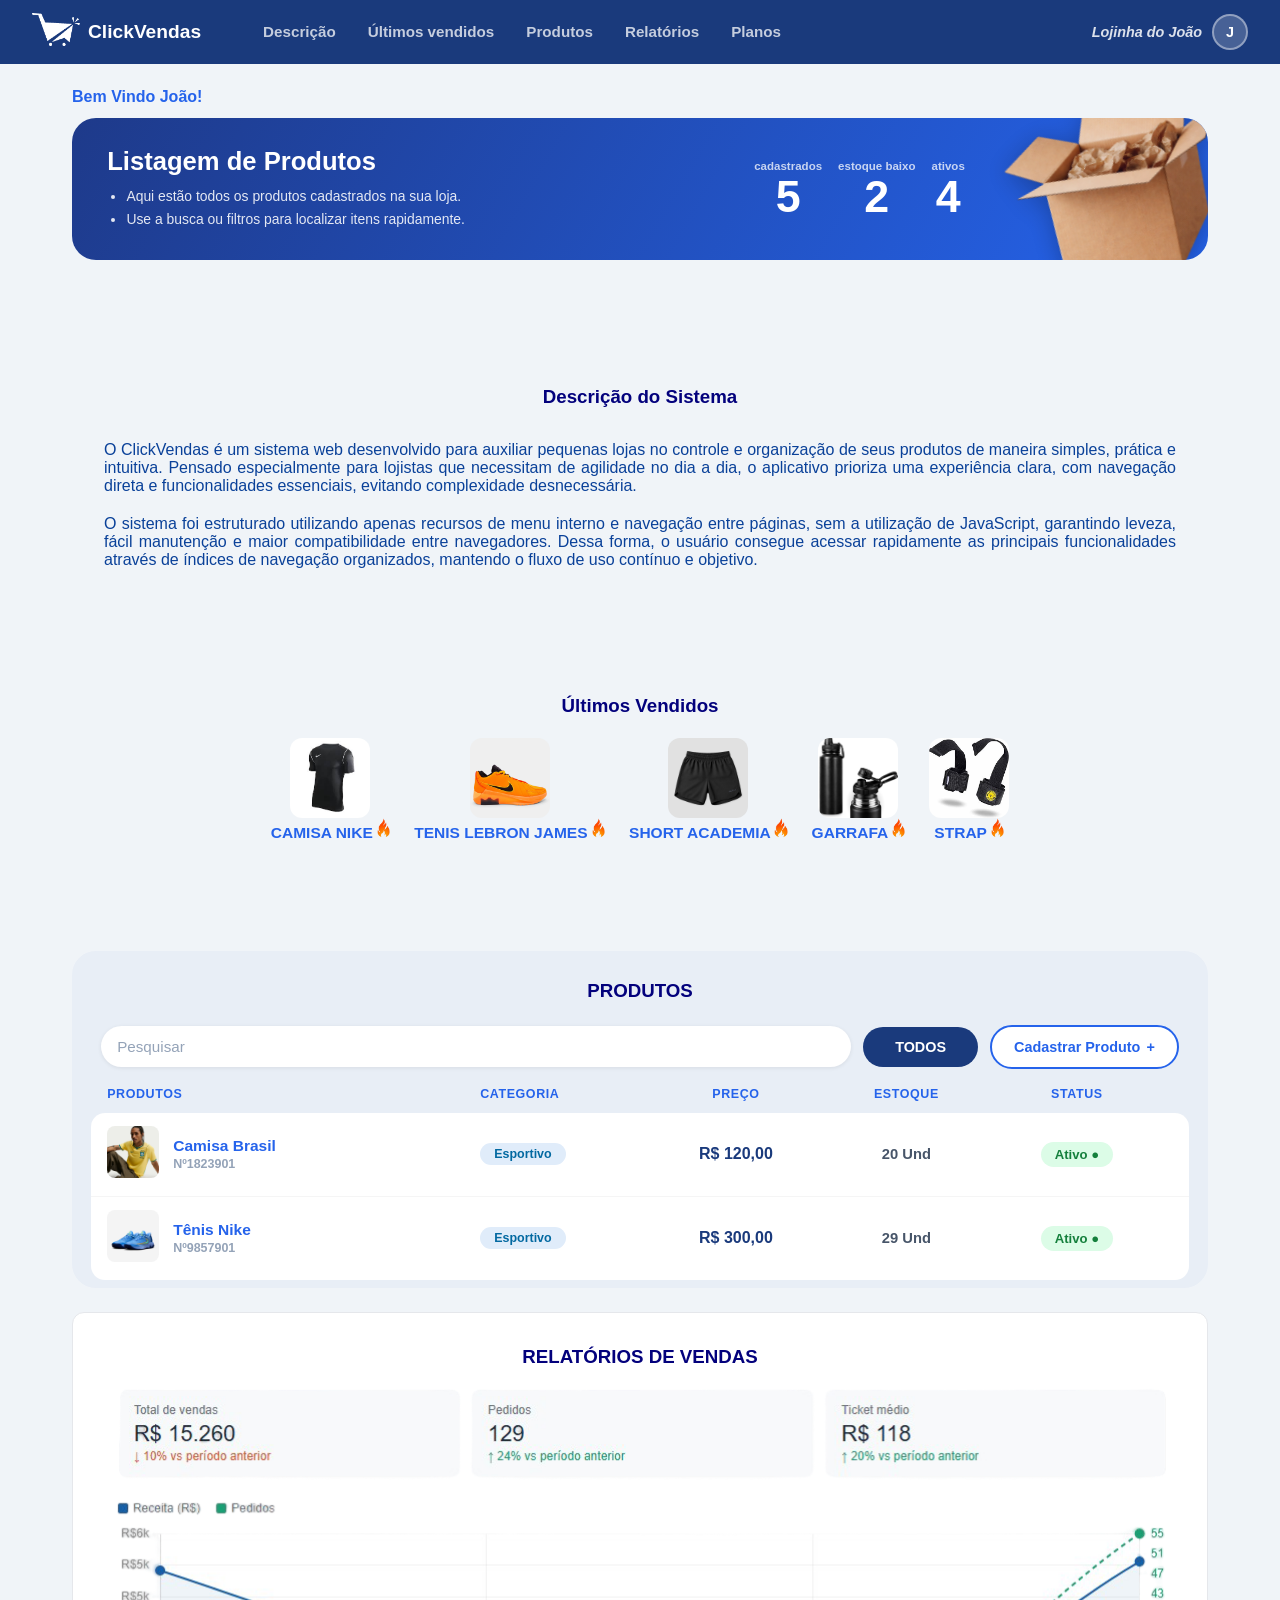
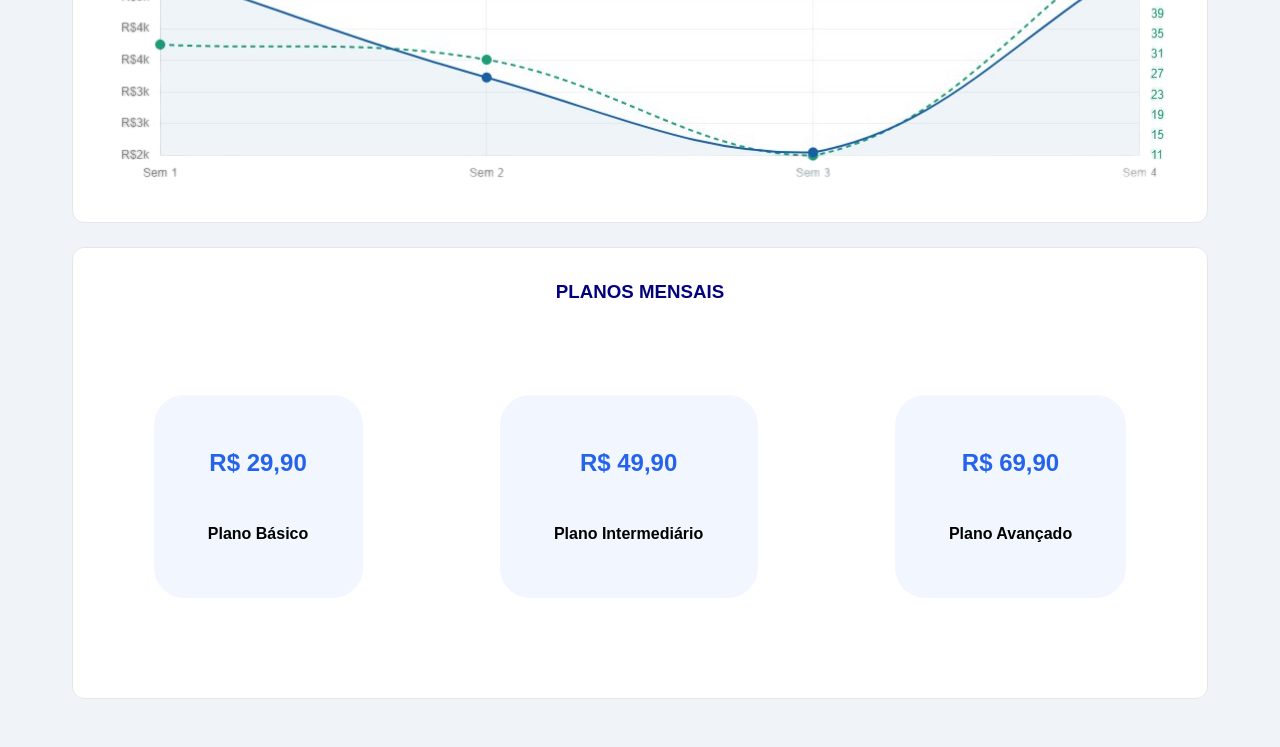
<file: index.html>
<!DOCTYPE html>
<html lang="pt-br">

<head>
    <meta charset="UTF-8">
    <meta name="viewport" content="width=device-width, initial-scale=1.0">
    <title>Click Vendas – Listagem de Produtos</title>
    <link rel="stylesheet" href="/assests/style.css">
</head>

<body>

    <!-- NAVBAR -->
    <nav class="barra-navegacao">
        <div class="marca-nav">
            <span class="icone-nav">
                <img src="/assests/logo_clickvendas1.png" alt="logo-nav">
            </span>
            <span class="logo-nav">Click<strong>Vendas</strong></span>
        </div>

        <ul class="links-nav">
            <li><a href="#descricao">Descrição</a></li>
            <li><a href="#vendidos">Últimos vendidos</a></li>
            <li><a href="#listagem">Produtos</a></li>
            <li><a href="#relatorios">Relatórios</a></li>
            <li><a href="#planos">Planos</a></li>
        </ul>

        <div class="usuario-nav">
            <span>Lojinha do João</span>
            <div class="avatar">J</div>
        </div>
    </nav>

    <!-- CONTEÚDO -->
    <main class="conteudo">

        <p class="subtitulo">Bem Vindo João!</p>

        <!-- BANNER -->
        <div class="banner-destaque">
            <div class="texto-destaque">
                <h1>Listagem de Produtos</h1>
                <ul>
                    <li>Aqui estão todos os produtos cadastrados na sua loja.</li>
                    <li>Use a busca ou filtros para localizar itens rapidamente.</li>
                </ul>
            </div>

            <div class="estatisticas-destaque">
                <div class="estatistica">
                    <span class="label-estatistica">cadastrados</span>
                    <span class="valor-estatistica">5</span>
                </div>
                <div class="estatistica">
                    <span class="label-estatistica">estoque baixo</span>
                    <span class="valor-estatistica">2</span>
                </div>
                <div class="estatistica">
                    <span class="label-estatistica">ativos</span>
                    <span class="valor-estatistica">4</span>
                </div>
            </div>

            <img class="imagem-destaque" src="/assests/caixa.png" alt="caixa">
        </div>

        <!-- DESCRIÇÃO -->
        <div class="descricao" id="descricao">
            <h3>Descrição do Sistema</h3>
            <span class="descricao-texto">
                O ClickVendas é um sistema web desenvolvido para auxiliar pequenas lojas no controle e organização de
                seus produtos de maneira simples, prática e intuitiva. Pensado especialmente para lojistas que
                necessitam de agilidade no dia a dia, o aplicativo prioriza uma experiência clara, com navegação direta
                e funcionalidades essenciais, evitando complexidade desnecessária.
            </span>
            <span class="descricao-texto">
                O sistema foi estruturado utilizando apenas recursos de menu interno e navegação entre páginas, sem a
                utilização de JavaScript, garantindo leveza, fácil manutenção e maior compatibilidade entre navegadores.
                Dessa forma, o usuário consegue acessar rapidamente as principais funcionalidades através de índices de
                navegação organizados, mantendo o fluxo de uso contínuo e objetivo.
            </span>
        </div>

        <!-- ÚLTIMOS VENDIDOS -->
        <h3 id="vendidos">Últimos Vendidos</h3>
        <div class="lista-ultimos">
            <div class="ultimos_vendidos">
                <img src="assests/produtos/camisaNike.jpg" alt="Camisa Nike" class="imagem-prod-vend">
                <span class="nome-produto">CAMISA NIKE
                    <img src="assests/fogo.png" alt="fire" class="fire">
                </span>
            </div>
            <div class="ultimos_vendidos">
                <img src="assests/produtos/tenis_lebron.jpeg" alt="Tênis Lebron James" class="imagem-prod-vend">
                <span class="nome-produto">TENIS LEBRON JAMES
                    <img src="assests/fogo.png" alt="fire" class="fire">
                </span>
            </div>
            <div class="ultimos_vendidos">
                <img src="assests/produtos/short_academia.jpg" alt="Short Academia" class="imagem-prod-vend">
                <span class="nome-produto">SHORT ACADEMIA
                    <img src="assests/fogo.png" alt="fire" class="fire">
                </span>
            </div>
            <div class="ultimos_vendidos">
                <img src="assests/produtos/garrafa.jpg" alt="Garrafa" class="imagem-prod-vend">
                <span class="nome-produto">GARRAFA
                    <img src="assests/fogo.png" alt="fire" class="fire">
                </span>
            </div>
            <div class="ultimos_vendidos">
                <img src="assests/produtos/strap.jpg" alt="Strap" class="imagem-prod-vend">
                <span class="nome-produto">STRAP
                    <img src="assests/fogo.png" alt="fire" class="fire">
                </span>
            </div>
        </div>

        <!-- LISTA DE PRODUTOS -->
        <div class="lista-produtos" id="listagem">
            <h3>PRODUTOS</h3>

            <div class="barra-acoes">
                <div class="campo-busca">
                    <input type="text" class="input-busca" placeholder="Pesquisar">
                </div>
                <button class="btn-filtro ativo">TODOS</button>
                <a href="cadastro.html" class="btn-cadastrar">
                    Cadastrar Produto <span>+</span>
                </a>
            </div>

            <div class="cabecalho-lista">
                <span class="col-produto">PRODUTOS</span>
                <span class="col-categoria">CATEGORIA</span>
                <span class="col-preco">PREÇO</span>
                <span class="col-estoque">ESTOQUE</span>
                <span class="col-status">STATUS</span>
            </div>

            <a href="detalhes.html" class="linha-produto">
                <div class="col-produto">
                    <div class="img-card">
                        <img src="/assests/produtos/camisaBrasil.jpeg" alt="Camisa Brasil" class="img-1">
                        <img src="/assests/produtos/camisabrasilEscudo.jpeg" alt="Camisa Brasil Escudo" class="img-2">
                    </div>
                    <div class="info-produto">
                        <span class="nome-produto">Camisa Brasil</span>
                        <span class="numero-produto">Nº1823901</span>
                    </div>
                </div>
                <div class="col-categoria">
                    <span class="badge badge-esportivo">Esportivo</span>
                </div>
                <div class="col-preco">R$ 120,00</div>
                <div class="col-estoque">20 Und</div>
                <div class="col-status">
                    <span class="status ativo">Ativo ●</span>
                </div>
            </a>

            <a href="detalhes.html" class="linha-produto">
                <div class="col-produto">
                    <div class="img-card">
                        <img src="/assests/produtos/tenis.jpeg" alt="Tênis Nike" class="img-1">
                        <img src="/assests/produtos/tenis2.jpeg" alt="Tênis Nike 2" class="img-2">
                    </div>
                    <div class="info-produto">
                        <span class="nome-produto">Tênis Nike</span>
                        <span class="numero-produto">Nº9857901</span>
                    </div>
                </div>
                <div class="col-categoria">
                    <span class="badge badge-esportivo">Esportivo</span>
                </div>
                <div class="col-preco">R$ 300,00</div>
                <div class="col-estoque">29 Und</div>
                <div class="col-status">
                    <span class="status ativo">Ativo ●</span>
                </div>
            </a>

        </div>
        <!-- fim .lista-produtos -->

        <!-- GRÁFICO DE VENDAS -->
        <div id="relatorios" class="grafico-section">
            <h3>RELATÓRIOS DE VENDAS</h3>
            <img class="grafico-1" src="/assests/grafico-1.png" alt="Gráfico de vendas">
        </div>

        <!-- PLANOS -->
        <div id="planos" class="div_planos">
            <h3>PLANOS MENSAIS</h3>
            <div class="planos-container">
                <div class="plan1">
                    <p class="preco">R$ 29,90</p>
                    <h4>Plano Básico</h4>
                </div>
                <div class="plan2">
                    <p class="preco">R$ 49,90</p>
                    <h4>Plano Intermediário</h4>
                </div>
                <div class="plan3">
                    <p class="preco">R$ 69,90</p>
                    <h4>Plano Avançado</h4>
                </div>
            </div>
        </div>

    </main>
</body>

</html>
</file>
<file: assests/style.css>
*,
*::before,
*::after {
    box-sizing: border-box;
    margin: 0;
    padding: 0;
    scroll-padding-top: 80px;
}

body {
    font-family: 'Montserrat', sans-serif;
    background: #f0f4f8;
    min-height: 100vh;
}

/*  NAVBAR  */
.barra-navegacao {
    display: flex;
    align-items: center;
    gap: 2rem;
    background: #1a3a7c;
    padding: 0 2rem;
    height: 64px;
    position: sticky;
    top: 0;
    z-index: 100;
}

.marca-nav {
    display: flex;
    align-items: center;
    gap: 8px;
    color: white;
    font-size: 1.2rem;
    font-weight: 700;
    margin-right: 1rem;
}

.marca-nav img {
    width: 3rem;
}

.links-nav {
    display: flex;
    list-style: none;
    gap: 4px;
    flex: 1;
}

.links-nav a {
    color: rgba(255, 255, 255, .75);
    font-size: .95rem;
    font-weight: 600;
    padding: 6px 14px;
    border-radius: 999px;
    text-decoration: none;
    transition: background .2s, color .2s;
}

.links-nav a:hover,
.links-nav a.ativo {
    color: white;
    background: rgba(255, 255, 255, .12);
}

.usuario-nav {
    display: flex;
    align-items: center;
    gap: 10px;
    color: rgba(255, 255, 255, .85);
    font-size: .9rem;
    font-style: italic;
    font-weight: 600;
}

.avatar {
    width: 36px;
    height: 36px;
    border-radius: 50%;
    background: rgba(255, 255, 255, .2);
    border: 2px solid rgba(255, 255, 255, .4);
    display: flex;
    align-items: center;
    justify-content: center;
    font-weight: 800;
    font-style: normal;
    color: white;
}

/* LAYOUT */
.conteudo {
    max-width: 1200px;
    margin: 0 auto;
    padding: 1.5rem 2rem 3rem;
}

.subtitulo {
    color: #2563eb;
    font-weight: 700;
    margin-bottom: .75rem;
}

/* BANNER */
.banner-destaque {
    display: flex;
    align-items: center;
    gap: 2rem;
    background: linear-gradient(120deg, #1e3a8a, #2563eb);
    border-radius: 24px;
    padding: 1.8rem 2.2rem;
    color: white;
    position: relative;
    overflow: hidden;
    margin-bottom: 1.75rem;
    min-height: 140px;
}

.descricao {
    color: #0a4199;
    text-align: justify;
    padding: 0 2rem;
    display: flex;
    flex-direction: column;
    gap: 20px;
    margin-top: 10%;
    margin-bottom: 10%;
}

.lista-ultimos {
    display: flex;
    gap: 1.5rem;
    padding: 8px;
    justify-content: center;
    margin-bottom: 9%;
}

.ultimos_vendidos {
    display: flex;
    flex-direction: column;
    align-items: center;
}

.ultimos_vendidos:hover {
    transition: 0.6s;
    box-shadow: 0 4px 12px rgba(0, 0, 0, .3);
    border-radius: 10px;
    padding: 2px 2px 6px 2px;
}

.texto-destaque {
    flex: 1;
}

.texto-destaque h1 {
    font-size: 1.6rem;
    font-weight: 800;
    margin-bottom: .6rem;
}

.texto-destaque ul {
    list-style: disc;
    padding-left: 1.2rem;
    font-size: .87rem;
    line-height: 1.65;
    color: rgba(255, 255, 255, .88);
}

.estatisticas-destaque {
    display: flex;
    gap: 1rem;
    margin-left: 30px;
    margin-right: 13rem;
}

h3 {
    text-align: center;
    color: rgb(3, 1, 124);
    padding: 1.4vh;
}

.estatistica {
    display: flex;
    flex-direction: column;
    align-items: center;
    gap: 2px;
}

.label-estatistica {
    font-size: .72rem;
    color: rgba(255, 255, 255, .75);
    font-weight: 600;
}

.valor-estatistica {
    font-size: 2.8rem;
    font-weight: 800;
    line-height: 1;
}

.imagem-destaque {
    width: 250px;
    position: absolute;
    right: -3.1rem;
    bottom: -60px;
    transform: rotate(-20deg);
    opacity: .92;
    pointer-events: none;
    filter: drop-shadow(0 4px 12px rgba(0, 0, 0, .3));
}

.imagem-prod-vend {
    width: 80px;
    height: 80px;
    border-radius: 12px;
}

.fire {
    width: 0.85em;
    position: relative;
    bottom: -0.5px;
}

/* HOVER IMAGEM-PRODUTO */
.img-card {
    position: relative;
    overflow: hidden;
}

img {
    transition: opacity .4s ease;
}

.img-2 {
    position: absolute;
    top: 0;
    left: 0;
    opacity: 0;
}

.img-card:hover .img-2 {
    opacity: 1;
}

.img-card:hover .img-1 {
    opacity: 0;
}

/* ── BARRA DE AÇÕES ── */
.barra-acoes {
    display: flex;
    align-items: center;
    gap: .75rem;
    padding: 10px;
}

.campo-busca {
    flex: 1;
}

.input-busca {
    padding: 12px 16px;
    border: none;
    border-radius: 999px;
    background: white;
    font-family: inherit;
    font-size: .95rem;
    color: #1e293b;
    outline: none;
    box-shadow: 0 1px 4px rgba(0, 0, 0, .08);
    transition: box-shadow .2s;
    width: 100%;
}

.input-busca::placeholder {
    color: #94a3b8;
}

.input-busca:focus {
    box-shadow: 0 0 0 3px rgba(37, 99, 235, .2);
}

.btn-filtro {
    padding: 12px 32px;
    border-radius: 999px;
    border: none;
    cursor: pointer;
    font-family: inherit;
    font-weight: 800;
    font-size: .9rem;
    background: #1a3a7c;
    color: white;
    transition: opacity .2s;
    display: flex;
}

.btn-filtro:hover {
    opacity: .88;
}

.btn-cadastrar {
    display: flex;
    align-items: center;
    gap: 6px;
    padding: 12px 22px;
    background: white;
    border: 2px solid #2563eb;
    border-radius: 999px;
    color: #2563eb;
    font-family: inherit;
    font-weight: 800;
    font-size: .9rem;
    text-decoration: none;
    white-space: nowrap;
    transition: background .2s, color .2s;
}

.btn-cadastrar:hover {
    background: #2563eb;
    color: white;
}

/* ── CONTROLE DE VISUALIZAÇÃO ── */
.controle-visualizacao {
    display: flex;
    gap: 4px;
    margin-bottom: .75rem;
}

.btn-visualizacao {
    padding: 6px 14px;
    border: none;
    border-radius: 8px;
    background: transparent;
    color: #94a3b8;
    font-family: inherit;
    font-weight: 600;
    font-size: .85rem;
    cursor: pointer;
}

.btn-visualizacao:hover,
.btn-visualizacao.ativo {
    background: white;
    color: #2563eb;
}

/* ── LISTA DE PRODUTOS ── */
.lista-produtos {
    background: #e8eef6;
    border-radius: 24px;
    padding: 1rem 1.2rem .5rem;
}

.cabecalho-lista,
.linha-produto {
    display: grid;
    grid-template-columns: 35% 15% 18% 14% 18%;
    align-items: center;
}

.cabecalho-lista {
    padding: .5rem 1rem .75rem;
}

.cabecalho-lista span {
    font-size: .78rem;
    font-weight: 800;
    letter-spacing: .6px;
    color: #2563eb;
}

.cabecalho-lista .col-preco,
.cabecalho-lista .col-estoque,
.cabecalho-lista .col-status {
    text-align: center;
}

.linha-produto {
    background: white;
    text-decoration: none;
    color: inherit;
    padding: .85rem 1rem;
    border-bottom: 1px solid rgba(0, 0, 0, .04);
    position: relative;
    transition: box-shadow .18s;
}

.linha-produto:first-of-type {
    border-radius: 14px 14px 0 0;
}

.linha-produto:last-of-type {
    border-bottom: none;
    border-radius: 0 0 14px 14px;
}

.linha-produto:hover {
    box-shadow: 0 2px 14px rgba(37, 99, 235, .1);
    z-index: 1;
}

.col-produto {
    display: flex;
    align-items: center;
    gap: 14px;
}

.col-produto img {
    width: 52px;
    height: 52px;
    object-fit: cover;
    border-radius: 8px;
    flex-shrink: 0;
}

.info-produto {
    display: flex;
    flex-direction: column;
    gap: 2px;
}

.nome-produto {
    font-weight: 700;
    color: #2563eb;
    font-size: .97rem;
}

.numero-produto {
    font-size: .78rem;
    color: #94a3b8;
    font-weight: 600;
}

.col-preco {
    text-align: center;
    font-weight: 700;
    color: #1a3a7c;
}

.col-estoque {
    text-align: center;
    color: #475569;
    font-weight: 600;
    font-size: .92rem;
}

.col-status {
    text-align: center;
}

/*  BADGES  */
.badge {
    display: inline-block;
    padding: 4px 14px;
    border-radius: 999px;
    font-size: .78rem;
    font-weight: 700;
}

.badge-esportivo  { background: #e0ecfa; color: #0369a1; }
.badge-masculino  { background: #ede9fe; color: #5b21b6; }
.badge-feminino   { background: #fce7f3; color: #9d174d; }
.badge-infantil   { background: #dcfce7; color: #15803d; }
.badge-calcados   { background: #fef3c7; color: #92400e; }

/*  STATUS  */
.status {
    display: inline-block;
    padding: 5px 14px;
    border-radius: 999px;
    font-size: .82rem;
    font-weight: 700;
}

.status.ativo   { background: #dcfce7; color: #15803d; }
.status.inativo { background: #fee2e2; color: #b91c1c; }

/*  GRÁFICO  */
.grafico-section {
    margin-top: 24px;
    background: #fff;
    border: 1px solid #e5e7eb;
    border-radius: 12px;
    padding: 1.25rem 1.5rem;
}

.grafico-1 {
    width: 100%;
    height: 100%;
}

/*  PLANOS  */
.div_planos {
    margin-top: 24px;
    background: #fff;
    border: 1px solid #e5e7eb;
    border-radius: 12px;
    padding: 1.25rem 1.5rem;
}

.planos-container {
    display: flex;
    justify-content: space-around;
    padding: 5rem 0;
    gap: 1.5rem;
}

.plan1,
.plan2,
.plan3 {
    display: flex;
    align-items: center;
    flex-direction: column;
    background-color: #f2f7ff;
    padding: 5%;
    border-radius: 30px;
    gap: 3rem;
}

.preco {
    width: 100%;
    text-align: center;
    font-size: 1.5rem;
    font-weight: 700;
    color: #2563eb;
}

/*MEDIA QUERIES */

@media (max-width: 768px) {

    .barra-navegacao {
        flex-wrap: wrap;
        height: auto;
        padding: .75rem 1rem;
        gap: 0.5rem;
    }

    .links-nav {
        order: 3;
        width: 100%;
        overflow-x: auto;
        padding-bottom: 4px;
        gap: 2px;
    }

    .links-nav a {
        font-size: .82rem;
        padding: 5px 10px;
        white-space: nowrap;
    }

    .usuario-nav span {
        font-size: .78rem;
    }

    .conteudo {
        padding: 1rem 1rem 2rem;
    }

    .banner-destaque {
        flex-direction: column;
        align-items: flex-start;
        gap: 1rem;
        padding: 1.2rem 1.4rem;
        min-height: unset;
    }

    .estatisticas-destaque {
        margin-left: 0;
        margin-right: 0;
        gap: 1.5rem;
    }

    .imagem-destaque {
        width: 40%;
    }

    .barra-acoes {
        flex-wrap: wrap;
        gap: .5rem;
    }

    .campo-busca {
        width: 100%;
        flex: unset;
    }

    .btn-filtro,
    .btn-cadastrar {
        flex: 1;
        justify-content: center;
    }

    .cabecalho-lista {
        display: none;
    }

    .linha-produto {
        display: flex;
        flex-direction: column;
        align-items: flex-start;
        gap: 8px;
        padding: 1rem;
    }

    .col-produto { width: 100%; }

    .col-categoria,
    .col-preco,
    .col-estoque,
    .col-status {
        text-align: left;
    }

    .col-preco::before   { content: "Preço: ";   color: #94a3b8; font-size: .8rem; }
    .col-estoque::before { content: "Estoque: "; color: #94a3b8; font-size: .8rem; }

    .linha-produto:first-of-type { border-radius: 14px 14px 0 0; }
    .linha-produto:last-of-type  { border-radius: 0 0 14px 14px; }

    .planos-container {
        flex-direction: column;
        align-items: center;
        padding: 2rem 0;
    }
}

@media (max-width: 500px) {

    .texto-destaque h1 { font-size: 1.3rem; }
    .valor-estatistica { font-size: 2rem; }

    .barra-navegacao {
        flex-direction: column;
        align-items: center;
        gap: 12px;
    }

    .marca-nav {
        font-size: 1rem;
    }

    .marca-nav img { width: 25px; }

    .usuario-nav {
        order: -1;
    }

    .links-nav {
        order: 1;
        justify-content: center;
    }
}
</file>
